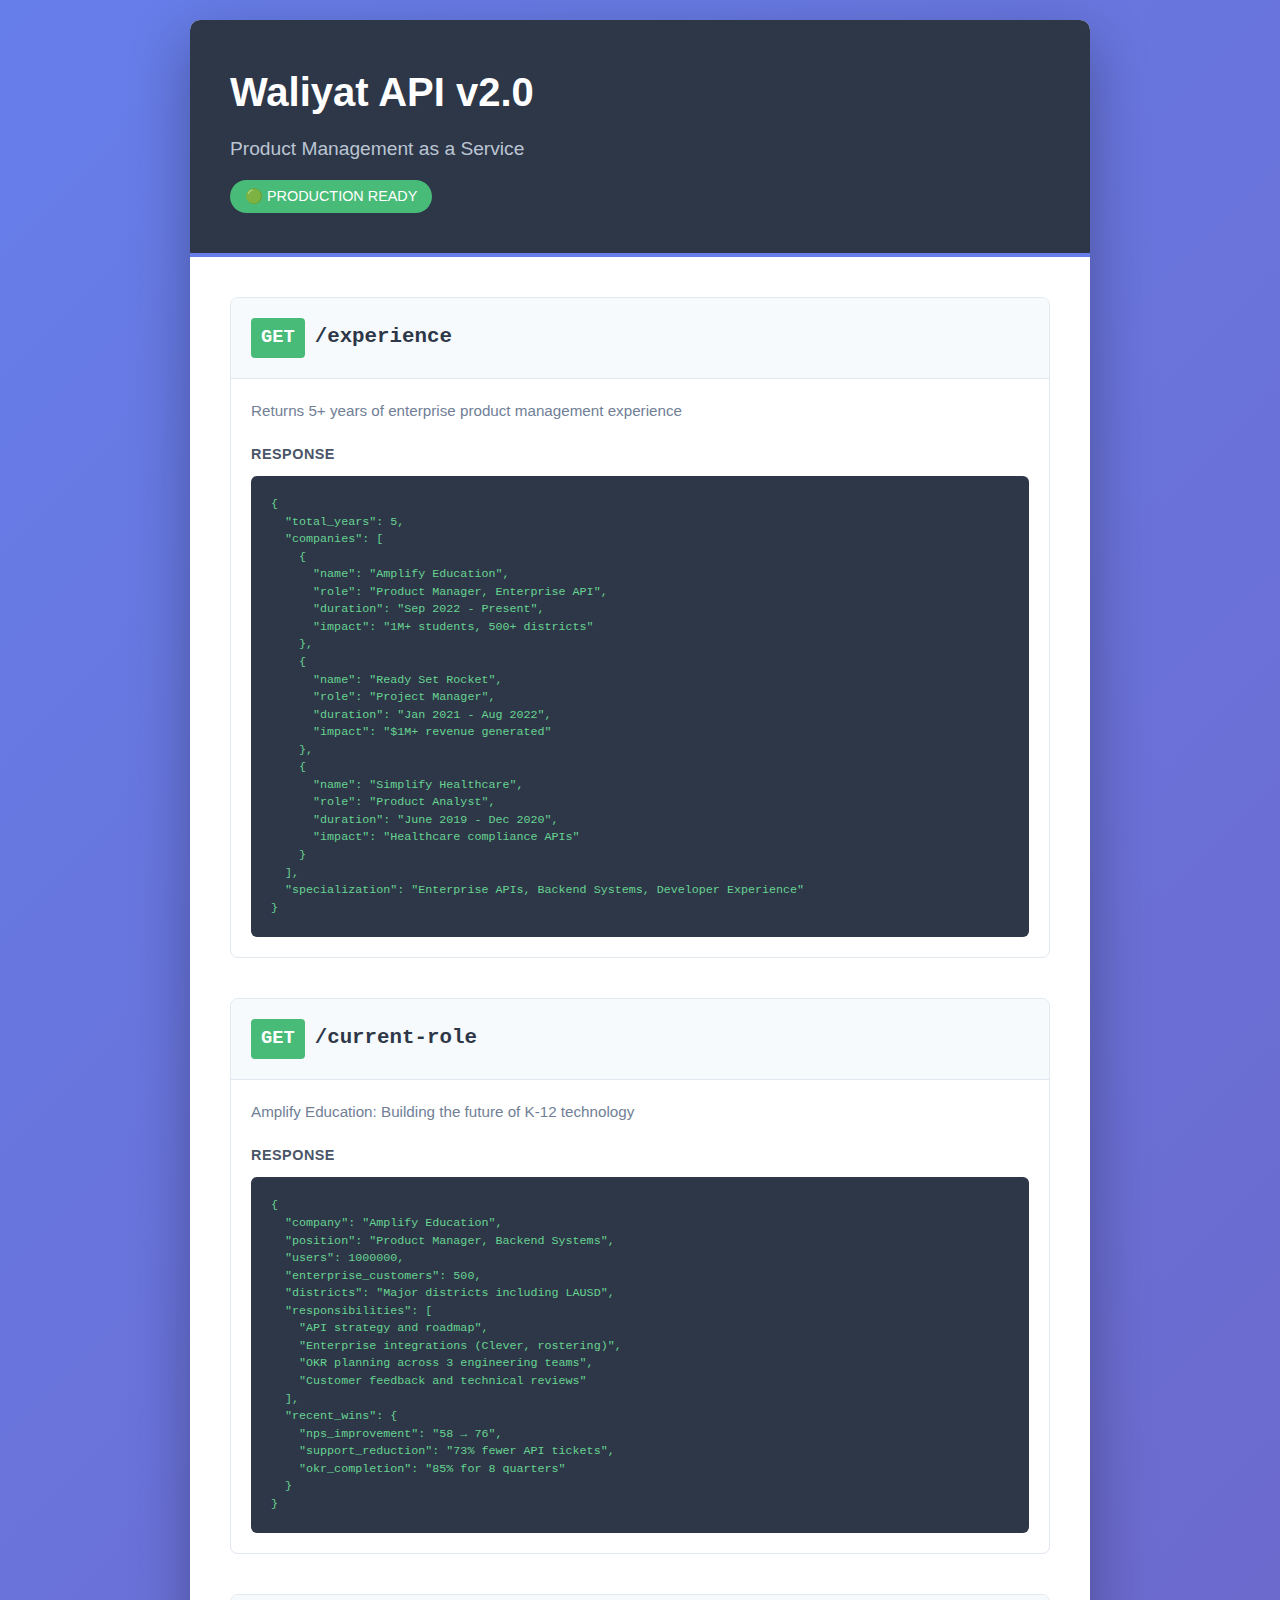
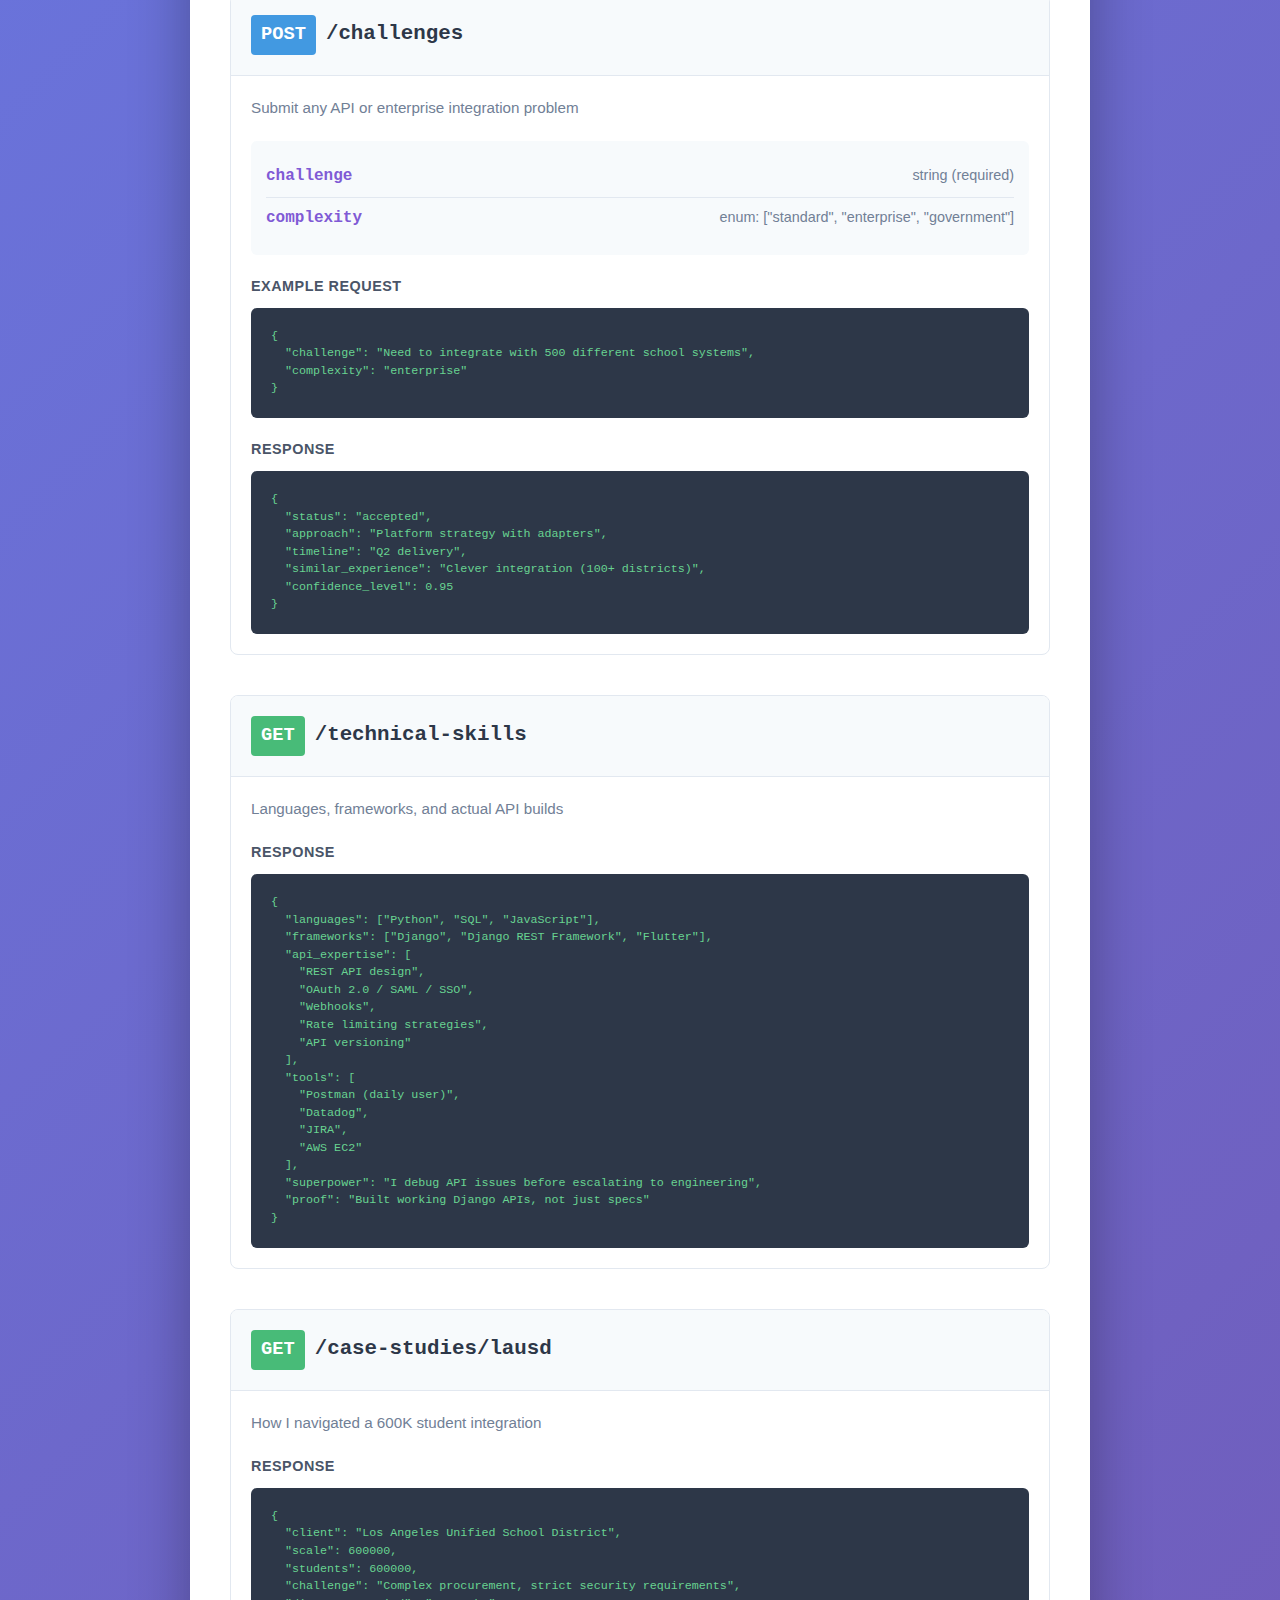
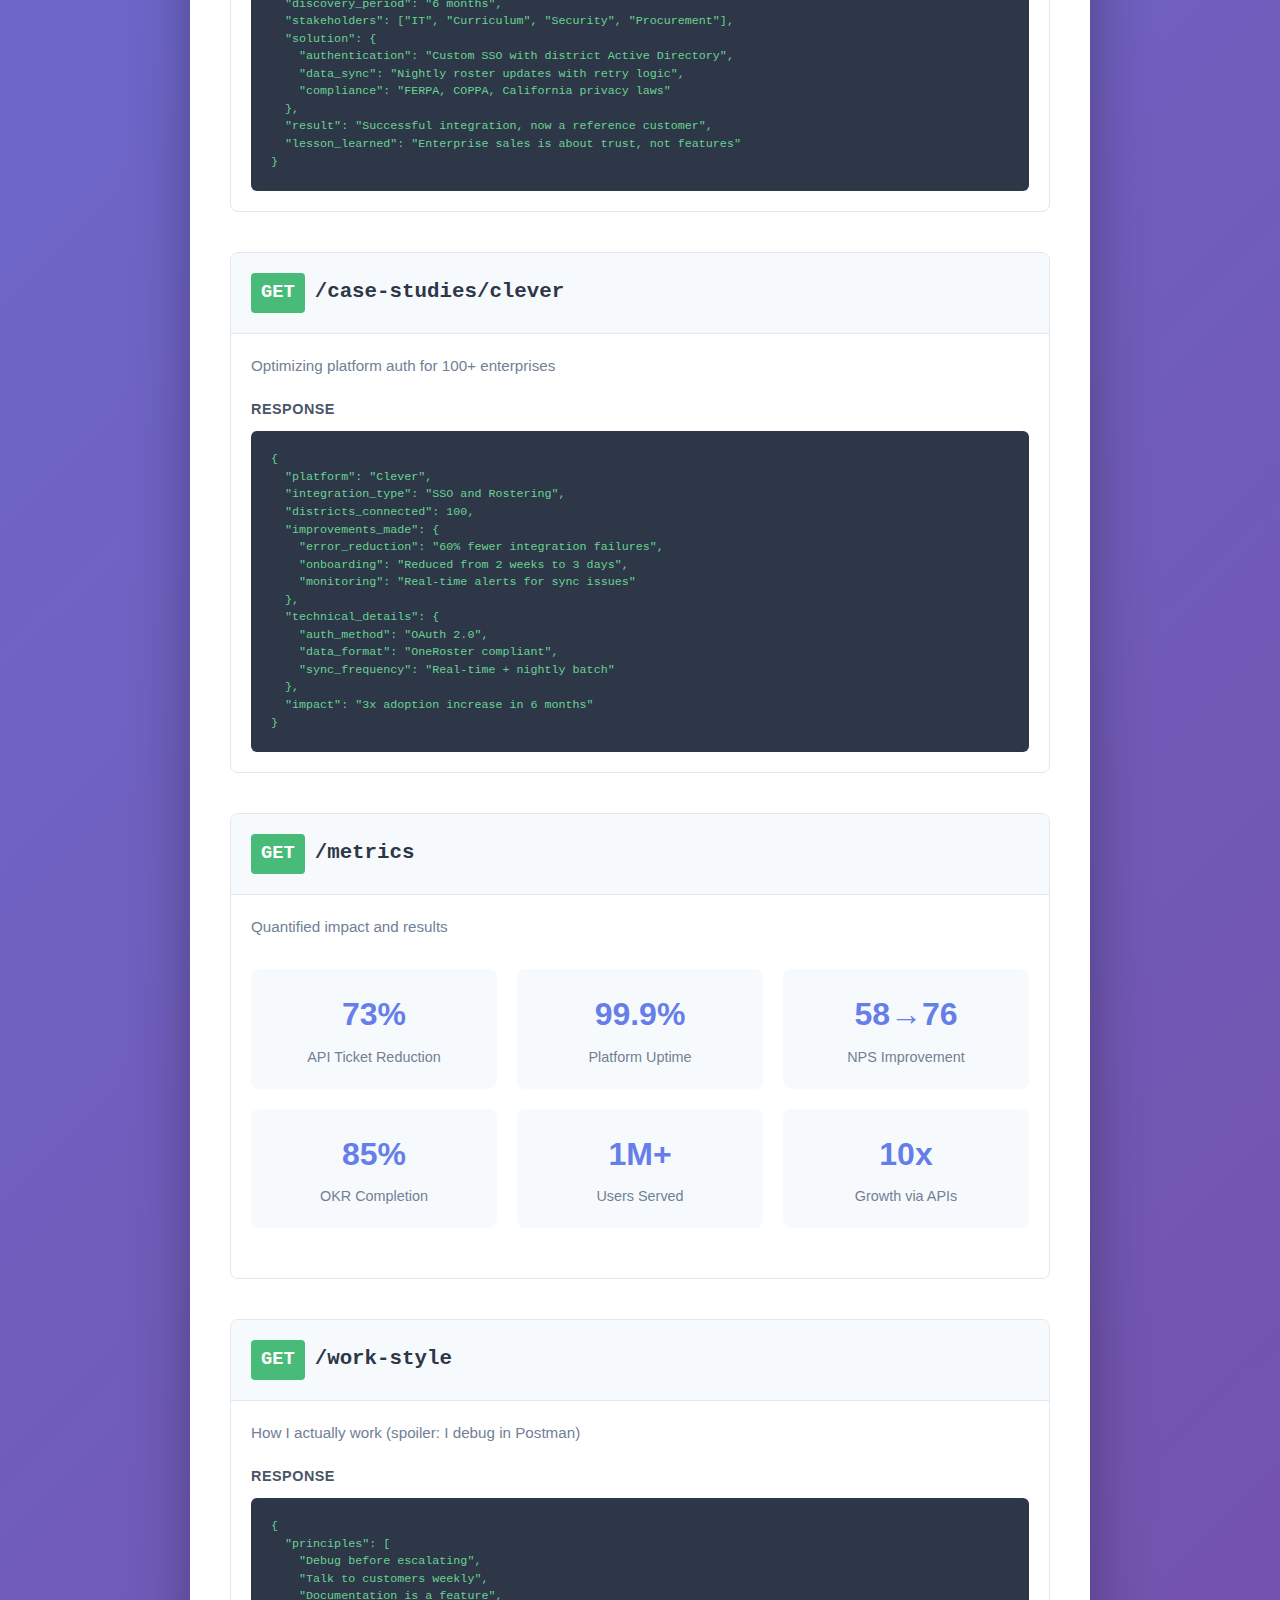
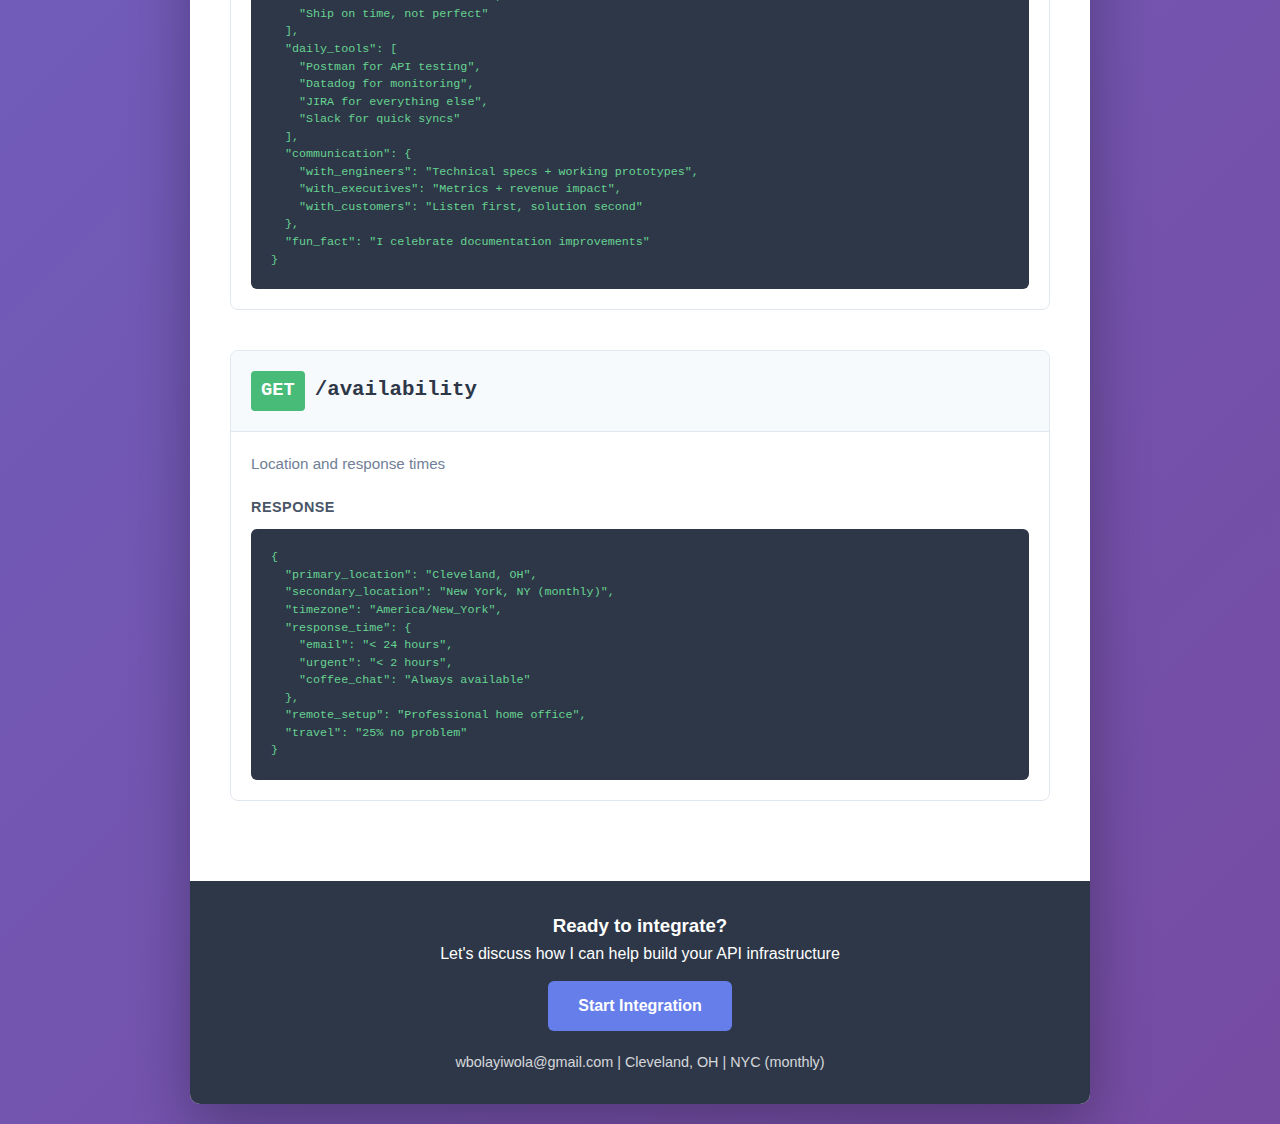
<file: index.html>
<!DOCTYPE html>
<html lang="en">
<head>
    <!-- Google tag (gtag.js) -->
<script async src="https://www.googletagmanager.com/gtag/js?id=G-L22MCLZTJR"></script>
<script>
  window.dataLayer = window.dataLayer || [];
  function gtag(){dataLayer.push(arguments);}
  gtag('js', new Date());

  gtag('config', 'G-L22MCLZTJR');
</script>
    <meta charset="UTF-8">
    <meta name="viewport" content="width=device-width, initial-scale=1.0">
    <title>Waliyat API Documentation</title>
        <link rel="icon" type="image/svg+xml" href="favicon.svg">
        <link rel="stylesheet" href="styles.css">
</head>
<body>
    <div class="container">
        <header>
            <h1>Waliyat API v2.0</h1>
            <p class="subtitle">Product Management as a Service</p>
            <span class="status">🟢 PRODUCTION READY</span>
        </header>

        <div class="content">
            <!-- GET /experience -->
            <div class="endpoint">
                <div class="endpoint-header">
                    <h2><span class="method get">GET</span>/experience</h2>
                </div>
                <div class="endpoint-body">
                    <p class="description">Returns 5+ years of enterprise product management experience</p>
                    <p class="response-label">Response</p>
                    <pre>{
  "total_years": 5,
  "companies": [
    {
      "name": "Amplify Education",
      "role": "Product Manager, Enterprise API",
      "duration": "Sep 2022 - Present",
      "impact": "1M+ students, 500+ districts"
    },
    {
      "name": "Ready Set Rocket",
      "role": "Project Manager",
      "duration": "Jan 2021 - Aug 2022",
      "impact": "$1M+ revenue generated"
    },
    {
      "name": "Simplify Healthcare",
      "role": "Product Analyst",
      "duration": "June 2019 - Dec 2020",
      "impact": "Healthcare compliance APIs"
    }
  ],
  "specialization": "Enterprise APIs, Backend Systems, Developer Experience"
}</pre>
                </div>
            </div>

            <!-- GET /current-role -->
            <div class="endpoint">
                <div class="endpoint-header">
                    <h2><span class="method get">GET</span>/current-role</h2>
                </div>
                <div class="endpoint-body">
                    <p class="description">Amplify Education: Building the future of K-12 technology</p>
                    <p class="response-label">Response</p>
                    <pre>{
  "company": "Amplify Education",
  "position": "Product Manager, Backend Systems",
  "users": 1000000,
  "enterprise_customers": 500,
  "districts": "Major districts including LAUSD",
  "responsibilities": [
    "API strategy and roadmap",
    "Enterprise integrations (Clever, rostering)",
    "OKR planning across 3 engineering teams",
    "Customer feedback and technical reviews"
  ],
  "recent_wins": {
    "nps_improvement": "58 → 76",
    "support_reduction": "73% fewer API tickets",
    "okr_completion": "85% for 8 quarters"
  }
}</pre>
                </div>
            </div>

            <!-- POST /challenges -->
            <div class="endpoint">
                <div class="endpoint-header">
                    <h2><span class="method post">POST</span>/challenges</h2>
                </div>
                <div class="endpoint-body">
                    <p class="description">Submit any API or enterprise integration problem</p>
                    <div class="params">
                        <div class="param">
                            <span class="param-name">challenge</span>
                            <span class="param-type">string (required)</span>
                        </div>
                        <div class="param">
                            <span class="param-name">complexity</span>
                            <span class="param-type">enum: ["standard", "enterprise", "government"]</span>
                        </div>
                    </div>
                    <p class="response-label">Example Request</p>
                    <pre>{
  "challenge": "Need to integrate with 500 different school systems",
  "complexity": "enterprise"
}</pre>
                    <p class="response-label">Response</p>
                    <pre>{
  "status": "accepted",
  "approach": "Platform strategy with adapters",
  "timeline": "Q2 delivery",
  "similar_experience": "Clever integration (100+ districts)",
  "confidence_level": 0.95
}</pre>
                </div>
            </div>

            <!-- GET /technical-skills -->
            <div class="endpoint">
                <div class="endpoint-header">
                    <h2><span class="method get">GET</span>/technical-skills</h2>
                </div>
                <div class="endpoint-body">
                    <p class="description">Languages, frameworks, and actual API builds</p>
                    <p class="response-label">Response</p>
                    <pre>{
  "languages": ["Python", "SQL", "JavaScript"],
  "frameworks": ["Django", "Django REST Framework", "Flutter"],
  "api_expertise": [
    "REST API design",
    "OAuth 2.0 / SAML / SSO",
    "Webhooks",
    "Rate limiting strategies",
    "API versioning"
  ],
  "tools": [
    "Postman (daily user)",
    "Datadog",
    "JIRA",
    "AWS EC2"
  ],
  "superpower": "I debug API issues before escalating to engineering",
  "proof": "Built working Django APIs, not just specs"
}</pre>
                </div>
            </div>

            <!-- GET /case-studies/lausd -->
            <div class="endpoint">
                <div class="endpoint-header">
                    <h2><span class="method get">GET</span>/case-studies/lausd</h2>
                </div>
                <div class="endpoint-body">
                    <p class="description">How I navigated a 600K student integration</p>
                    <p class="response-label">Response</p>
                    <pre>{
  "client": "Los Angeles Unified School District",
  "scale": 600000,
  "students": 600000,
  "challenge": "Complex procurement, strict security requirements",
  "discovery_period": "6 months",
  "stakeholders": ["IT", "Curriculum", "Security", "Procurement"],
  "solution": {
    "authentication": "Custom SSO with district Active Directory",
    "data_sync": "Nightly roster updates with retry logic",
    "compliance": "FERPA, COPPA, California privacy laws"
  },
  "result": "Successful integration, now a reference customer",
  "lesson_learned": "Enterprise sales is about trust, not features"
}</pre>
                </div>
            </div>

            <!-- GET /case-studies/clever -->
            <div class="endpoint">
                <div class="endpoint-header">
                    <h2><span class="method get">GET</span>/case-studies/clever</h2>
                </div>
                <div class="endpoint-body">
                    <p class="description">Optimizing platform auth for 100+ enterprises</p>
                    <p class="response-label">Response</p>
                    <pre>{
  "platform": "Clever",
  "integration_type": "SSO and Rostering",
  "districts_connected": 100,
  "improvements_made": {
    "error_reduction": "60% fewer integration failures",
    "onboarding": "Reduced from 2 weeks to 3 days",
    "monitoring": "Real-time alerts for sync issues"
  },
  "technical_details": {
    "auth_method": "OAuth 2.0",
    "data_format": "OneRoster compliant",
    "sync_frequency": "Real-time + nightly batch"
  },
  "impact": "3x adoption increase in 6 months"
}</pre>
                </div>
            </div>

            <!-- GET /metrics -->
            <div class="endpoint">
                <div class="endpoint-header">
                    <h2><span class="method get">GET</span>/metrics</h2>
                </div>
                <div class="endpoint-body">
                    <p class="description">Quantified impact and results</p>
                    <div class="metrics">
                        <div class="metric">
                            <div class="metric-value">73%</div>
                            <div class="metric-label">API Ticket Reduction</div>
                        </div>
                        <div class="metric">
                            <div class="metric-value">99.9%</div>
                            <div class="metric-label">Platform Uptime</div>
                        </div>
                        <div class="metric">
                            <div class="metric-value">58→76</div>
                            <div class="metric-label">NPS Improvement</div>
                        </div>
                        <div class="metric">
                            <div class="metric-value">85%</div>
                            <div class="metric-label">OKR Completion</div>
                        </div>
                        <div class="metric">
                            <div class="metric-value">1M+</div>
                            <div class="metric-label">Users Served</div>
                        </div>
                        <div class="metric">
                            <div class="metric-value">10x</div>
                            <div class="metric-label">Growth via APIs</div>
                        </div>
                    </div>
                </div>
            </div>

            <!-- GET /work-style -->
            <div class="endpoint">
                <div class="endpoint-header">
                    <h2><span class="method get">GET</span>/work-style</h2>
                </div>
                <div class="endpoint-body">
                    <p class="description">How I actually work (spoiler: I debug in Postman)</p>
                    <p class="response-label">Response</p>
                    <pre>{
  "principles": [
    "Debug before escalating",
    "Talk to customers weekly",
    "Documentation is a feature",
    "Ship on time, not perfect"
  ],
  "daily_tools": [
    "Postman for API testing",
    "Datadog for monitoring",
    "JIRA for everything else",
    "Slack for quick syncs"
  ],
  "communication": {
    "with_engineers": "Technical specs + working prototypes",
    "with_executives": "Metrics + revenue impact",
    "with_customers": "Listen first, solution second"
  },
  "fun_fact": "I celebrate documentation improvements"
}</pre>
                </div>
            </div>

            <!-- GET /availability -->
            <div class="endpoint">
                <div class="endpoint-header">
                    <h2><span class="method get">GET</span>/availability</h2>
                </div>
                <div class="endpoint-body">
                    <p class="description">Location and response times</p>
                    <p class="response-label">Response</p>
                    <pre>{
  "primary_location": "Cleveland, OH",
  "secondary_location": "New York, NY (monthly)",
  "timezone": "America/New_York",
  "response_time": {
    "email": "< 24 hours",
    "urgent": "< 2 hours",
    "coffee_chat": "Always available"
  },
  "remote_setup": "Professional home office",
  "travel": "25% no problem"
}</pre>
                </div>
            </div>
        </div>

        <footer>
            <h3>Ready to integrate?</h3>
            <p>Let's discuss how I can help build your API infrastructure</p>
            <a href="mailto:wbolayiwola@gmail.com" class="contact-button">Start Integration</a>
            <p style="margin-top: 20px; opacity: 0.8; font-size: 0.9em;">
                wbolayiwola@gmail.com | Cleveland, OH | NYC (monthly)
            </p>
        </footer>
    </div>
</body>
</html>
</file>
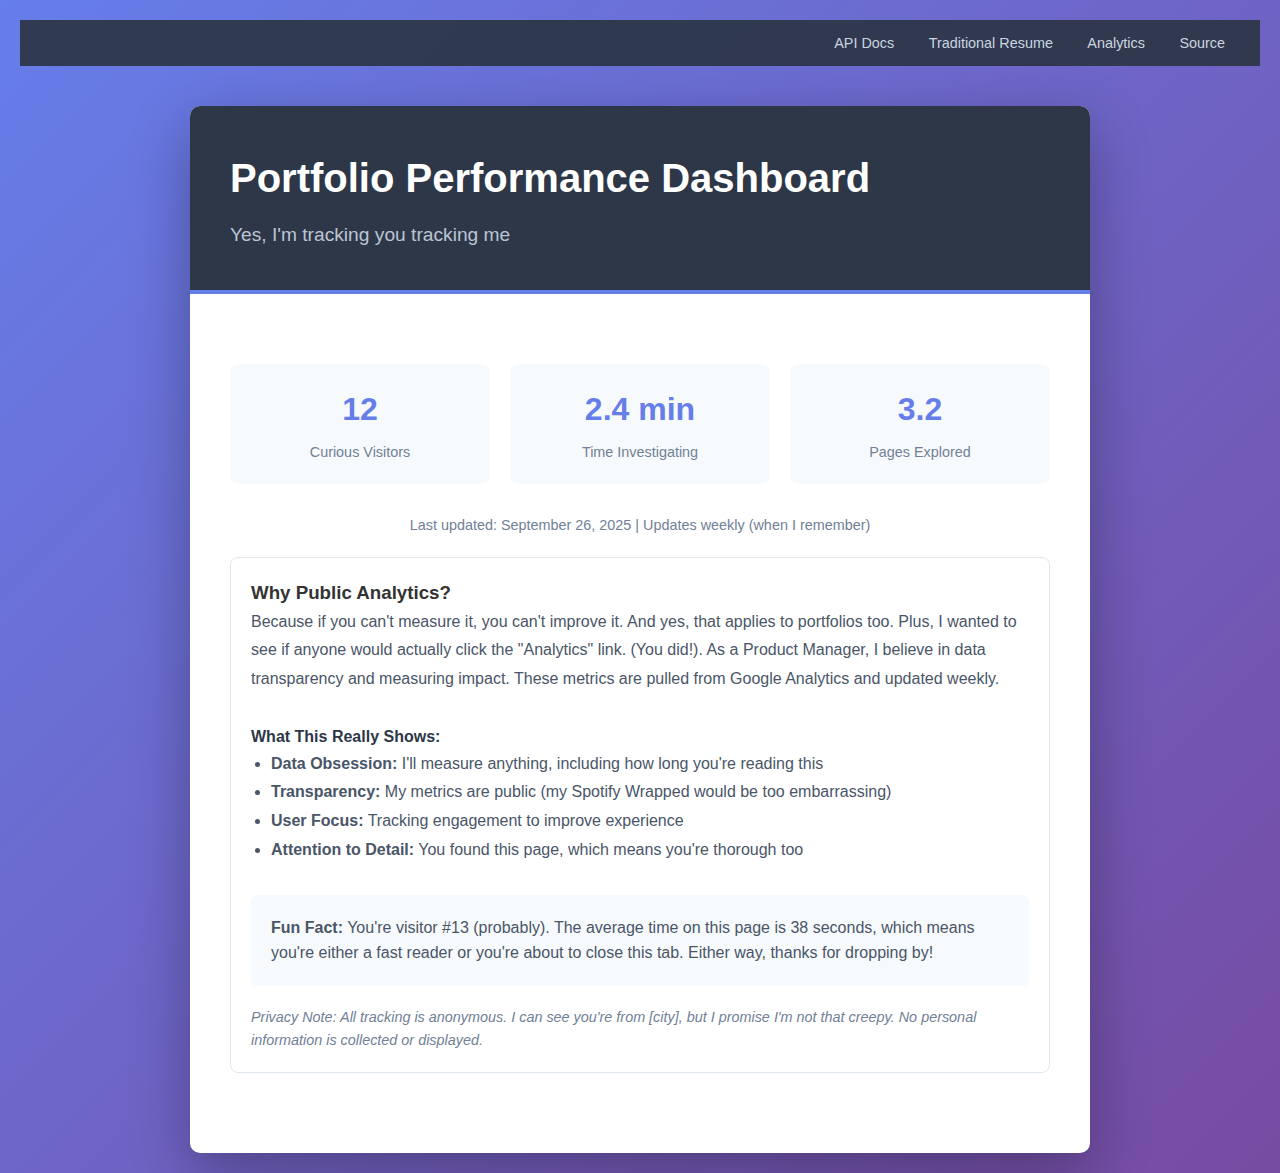
<file: analytics.html>
<!DOCTYPE html>
<html>
<head>
    <title>Portfolio Analytics - Waliyat API</title>
    <link rel="icon" type="image/svg+xml" href="favicon.svg">
    <link rel="stylesheet" href="styles.css">
</head>
<body>
<nav style="text-align: right; padding: 10px 20px; background: rgba(45, 55, 72, 0.95); margin-bottom: 40px;">
        <a href="index.html" style="color: #cbd5e0; text-decoration: none; margin: 0 15px; font-size: 0.9em;">API Docs</a>
        <a href="resume.html" style="color: #cbd5e0; text-decoration: none; margin: 0 15px; font-size: 0.9em;">Traditional Resume</a>
        <a href="analytics.html" style="color: #cbd5e0; text-decoration: none; margin: 0 15px; font-size: 0.9em;">Analytics</a>
        <a href="https://github.com/waliyat/meet-waliyat-api" style="color: #cbd5e0; text-decoration: none; margin: 0 15px; font-size: 0.9em;">Source</a>
    </nav>
    
    <div class="container">
        <header>
            <h1>Portfolio Performance Dashboard</h1>
            <p class="subtitle">Yes, I'm tracking you tracking me</p>
        </header>
        
        <div class="content">
            <!-- Manual Metrics -->
            <div class="metrics">
                <div class="metric">
                    <div class="metric-value">12</div>
                    <div class="metric-label">Curious Visitors</div>
                </div>
                <div class="metric">
                    <div class="metric-value">2.4 min</div>
                    <div class="metric-label">Time Investigating</div>
                </div>
                <div class="metric">
                    <div class="metric-value">3.2</div>
                    <div class="metric-label">Pages Explored</div>
                </div>
            </div>

            <p style="text-align: center; margin: 20px 0; color: #718096; font-size: 0.9em;">
                Last updated: September 26, 2025 | Updates weekly (when I remember)
            </p>

            <div class="endpoint">
                <div class="endpoint-body">
                    <h3>Why Public Analytics?</h3>
                    <p style="line-height: 1.8; color: #4a5568;">
                        Because if you can't measure it, you can't improve it. And yes, that applies to portfolios too.
                        Plus, I wanted to see if anyone would actually click the "Analytics" link. (You did!). 
                        
                        As a Product Manager, I believe in data transparency and measuring impact. 
                        These metrics are pulled from Google Analytics and updated weekly.
                    </p>
                    
                    <h4 style="margin-top: 30px; color: #2d3748;">What This Really Shows:</h4>
                    <ul style="line-height: 1.8; color: #4a5568; padding-left: 20px;">
                        <li><strong>Data Obsession:</strong> I'll measure anything, including how long you're reading this</li>
                        <li><strong>Transparency:</strong> My metrics are public (my Spotify Wrapped would be too embarrassing)</li>
                        <li><strong>User Focus:</strong> Tracking engagement to improve experience</li>
                        <li><strong>Attention to Detail:</strong> You found this page, which means you're thorough too</li>
                    </ul>
                    
                    <p style="margin-top: 30px; padding: 20px; background: #f7fafc; border-radius: 6px; color: #4a5568;">
                        <strong>Fun Fact:</strong> You're visitor #13 (probably). The average time on this page is 38 seconds, 
                        which means you're either a fast reader or you're about to close this tab. Either way, thanks for dropping by!
                    </p>

                    <p style="margin-top: 20px; color: #718096; font-size: 0.9em;">
                        <em>Privacy Note: All tracking is anonymous. I can see you're from [city], but I promise I'm not that creepy. No personal information is collected or displayed.</em>
                    </p>
                </div>
            </div>
        </div>
    </div>
</body>
</html>
</file>
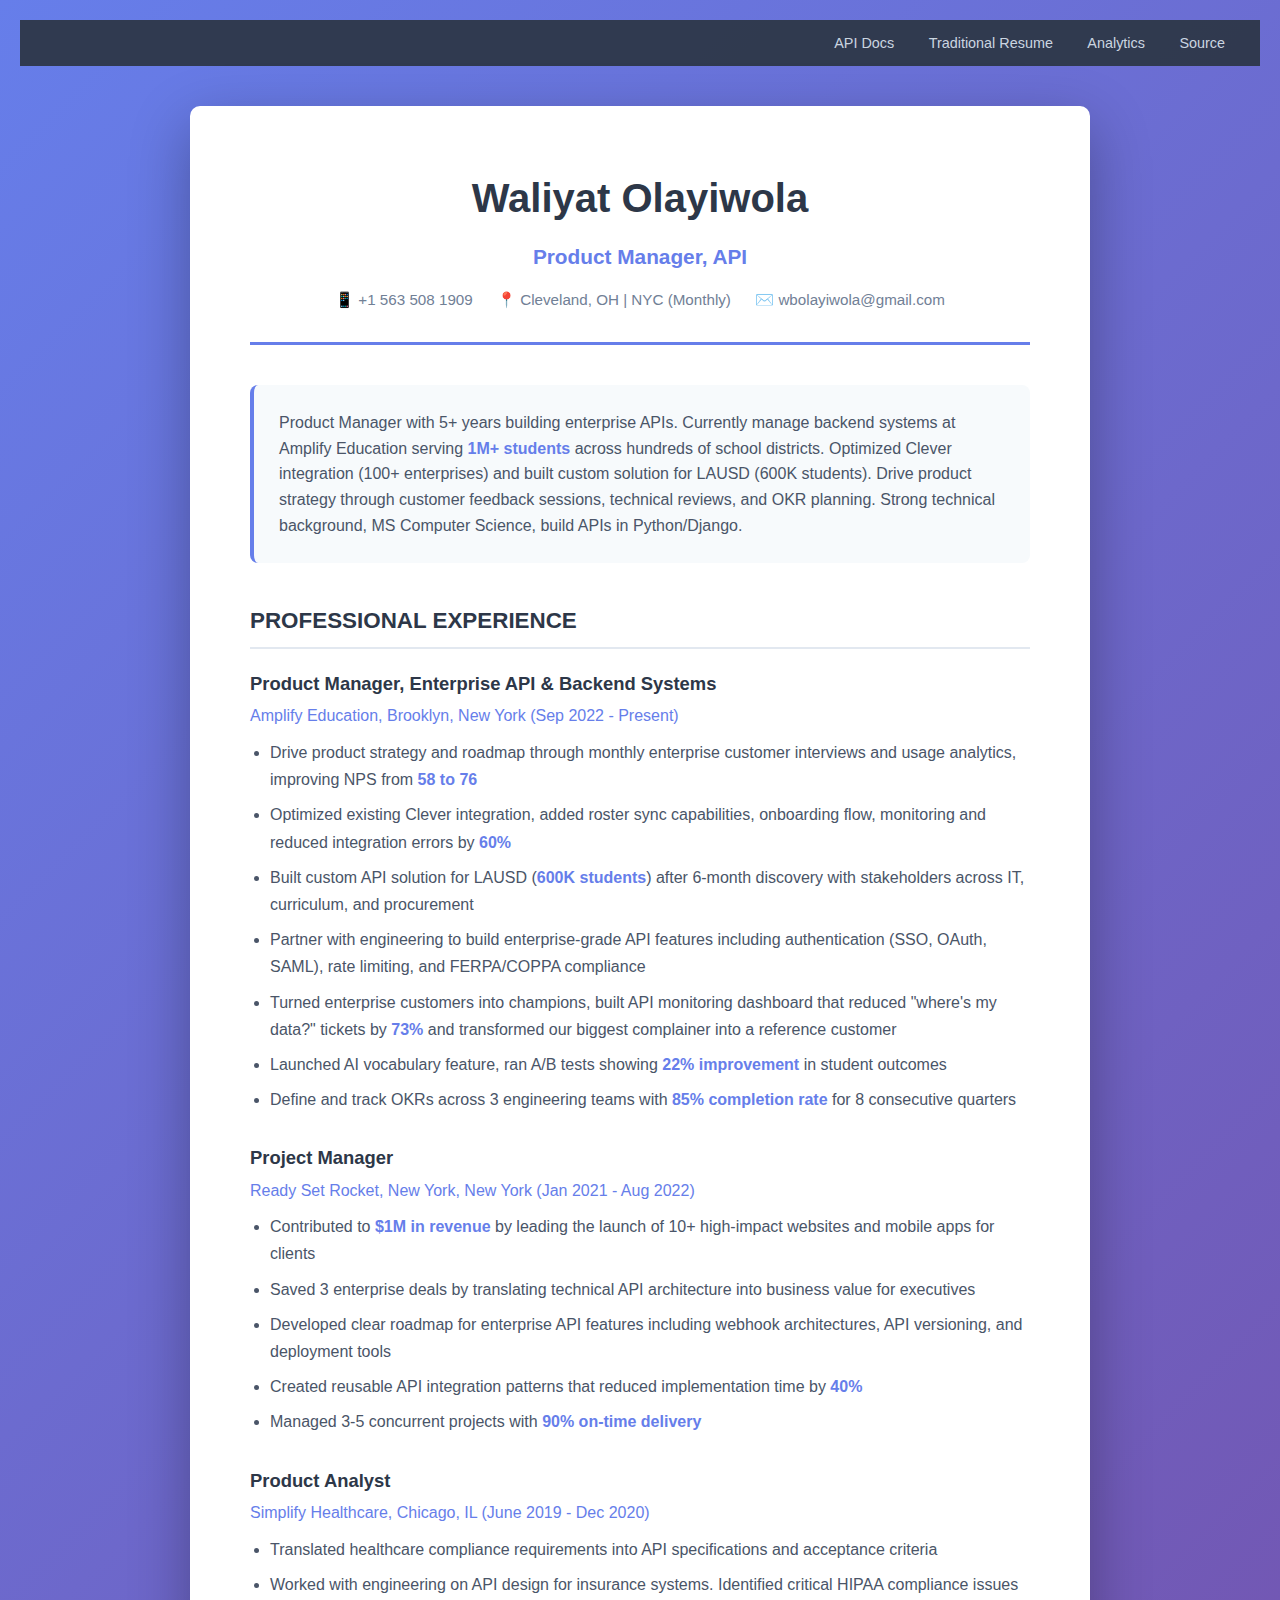
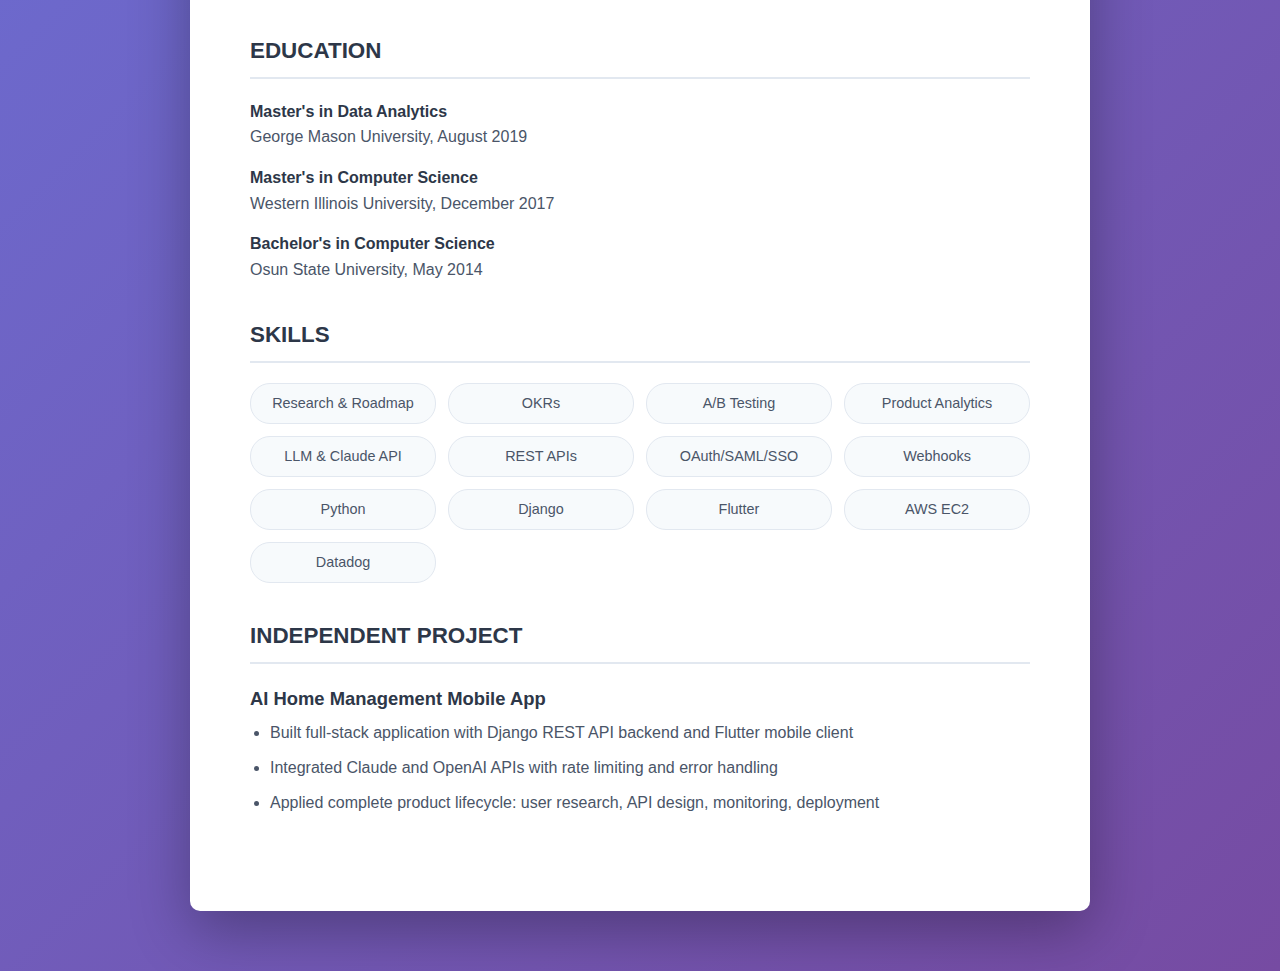
<file: resume.html>
<!DOCTYPE html>
<html>
<head>
    <title>Waliyat Olayiwola - Resume</title>
    <link rel="stylesheet" href="styles.css">
    <style>
        /* Additional styles specific to resume */
        .resume-container {
            max-width: 900px;
            margin: 40px auto;
            background: white;
            border-radius: 10px;
            box-shadow: 0 20px 60px rgba(0,0,0,0.3);
            padding: 60px;
            line-height: 1.6;
        }
        
        .resume-header {
            text-align: center;
            margin-bottom: 40px;
            padding-bottom: 30px;
            border-bottom: 3px solid #667eea;
        }
        
        .resume-header h1 {
            color: #2d3748;
            font-size: 2.5em;
            margin-bottom: 10px;
        }
        
        .resume-subtitle {
            color: #667eea;
            font-size: 1.3em;
            margin-bottom: 15px;
            font-weight: 600;
        }
        
        .contact-info {
            color: #718096;
            font-size: 0.95em;
        }
        
        .contact-info span {
            margin: 0 10px;
        }
        
        .resume-summary {
            background: #f7fafc;
            padding: 25px;
            border-radius: 8px;
            margin-bottom: 40px;
            color: #4a5568;
            border-left: 4px solid #667eea;
        }
        
        .section {
            margin-bottom: 35px;
        }
        
        .section-title {
            color: #2d3748;
            font-size: 1.4em;
            font-weight: 700;
            margin-bottom: 20px;
            padding-bottom: 8px;
            border-bottom: 2px solid #e2e8f0;
        }
        
        .job {
            margin-bottom: 30px;
        }
        
        .job-title {
            color: #2d3748;
            font-size: 1.15em;
            font-weight: 600;
            margin-bottom: 5px;
        }
        
        .company {
            color: #667eea;
            font-weight: 500;
            margin-bottom: 10px;
        }
        
        .job ul {
            padding-left: 20px;
            color: #4a5568;
        }
        
        .job li {
            margin-bottom: 8px;
            line-height: 1.7;
        }
        
        .education-item {
            margin-bottom: 15px;
            color: #4a5568;
        }
        
        .degree {
            font-weight: 600;
            color: #2d3748;
        }
        
        .skills-grid {
            display: grid;
            grid-template-columns: repeat(auto-fill, minmax(150px, 1fr));
            gap: 12px;
        }
        
        .skill {
            background: #f7fafc;
            padding: 8px 15px;
            border-radius: 20px;
            text-align: center;
            color: #4a5568;
            font-size: 0.9em;
            border: 1px solid #e2e8f0;
            transition: all 0.3s ease;
        }
        
        .skill:hover {
            background: #667eea;
            color: white;
            transform: translateY(-2px);
        }
        
        .highlight {
            color: #667eea;
            font-weight: 600;
        }
        
        @media print {
            body {
                background: white;
            }
            .resume-container {
                box-shadow: none;
                margin: 0;
                padding: 40px;
            }
            nav {
                display: none;
            }
        }
    </style>
</head>
<body>
    <nav style="text-align: right; padding: 10px 20px; background: rgba(45, 55, 72, 0.95);">
        <a href="index.html" style="color: #cbd5e0; text-decoration: none; margin: 0 15px; font-size: 0.9em;">API Docs</a>
        <a href="resume.html" style="color: #cbd5e0; text-decoration: none; margin: 0 15px; font-size: 0.9em;">Traditional Resume</a>
        <a href="analytics.html" style="color: #cbd5e0; text-decoration: none; margin: 0 15px; font-size: 0.9em;">Analytics</a>
        <a href="https://github.com/waliyat/meet-waliyat-api" style="color: #cbd5e0; text-decoration: none; margin: 0 15px; font-size: 0.9em;">Source</a>
    </nav>

    <div class="resume-container">
        <div class="resume-header">
            <h1>Waliyat Olayiwola</h1>
            <div class="resume-subtitle">Product Manager, API</div>
            <div class="contact-info">
                <span>📱 +1 563 508 1909</span>
                <span>📍 Cleveland, OH | NYC (Monthly)</span>
                <span>✉️ wbolayiwola@gmail.com</span>
            </div>
        </div>

        <div class="resume-summary">
            Product Manager with 5+ years building enterprise APIs. Currently manage backend systems at Amplify Education serving <span class="highlight">1M+ students</span> across hundreds of school districts. Optimized Clever integration (100+ enterprises) and built custom solution for LAUSD (600K students). Drive product strategy through customer feedback sessions, technical reviews, and OKR planning. Strong technical background, MS Computer Science, build APIs in Python/Django.
        </div>

        <div class="section">
            <h2 class="section-title">PROFESSIONAL EXPERIENCE</h2>
            
            <div class="job">
                <div class="job-title">Product Manager, Enterprise API & Backend Systems</div>
                <div class="company">Amplify Education, Brooklyn, New York (Sep 2022 - Present)</div>
                <ul>
                    <li>Drive product strategy and roadmap through monthly enterprise customer interviews and usage analytics, improving NPS from <span class="highlight">58 to 76</span></li>
                    <li>Optimized existing Clever integration, added roster sync capabilities, onboarding flow, monitoring and reduced integration errors by <span class="highlight">60%</span></li>
                    <li>Built custom API solution for LAUSD (<span class="highlight">600K students</span>) after 6-month discovery with stakeholders across IT, curriculum, and procurement</li>
                    <li>Partner with engineering to build enterprise-grade API features including authentication (SSO, OAuth, SAML), rate limiting, and FERPA/COPPA compliance</li>
                    <li>Turned enterprise customers into champions, built API monitoring dashboard that reduced "where's my data?" tickets by <span class="highlight">73%</span> and transformed our biggest complainer into a reference customer</li>
                    <li>Launched AI vocabulary feature, ran A/B tests showing <span class="highlight">22% improvement</span> in student outcomes</li>
                    <li>Define and track OKRs across 3 engineering teams with <span class="highlight">85% completion rate</span> for 8 consecutive quarters</li>
                </ul>
            </div>

            <div class="job">
                <div class="job-title">Project Manager</div>
                <div class="company">Ready Set Rocket, New York, New York (Jan 2021 - Aug 2022)</div>
                <ul>
                    <li>Contributed to <span class="highlight">$1M in revenue</span> by leading the launch of 10+ high-impact websites and mobile apps for clients</li>
                    <li>Saved 3 enterprise deals by translating technical API architecture into business value for executives</li>
                    <li>Developed clear roadmap for enterprise API features including webhook architectures, API versioning, and deployment tools</li>
                    <li>Created reusable API integration patterns that reduced implementation time by <span class="highlight">40%</span></li>
                    <li>Managed 3-5 concurrent projects with <span class="highlight">90% on-time delivery</span></li>
                </ul>
            </div>

            <div class="job">
                <div class="job-title">Product Analyst</div>
                <div class="company">Simplify Healthcare, Chicago, IL (June 2019 - Dec 2020)</div>
                <ul>
                    <li>Translated healthcare compliance requirements into API specifications and acceptance criteria</li>
                    <li>Worked with engineering on API design for insurance systems. Identified critical HIPAA compliance issues</li>
                </ul>
            </div>
        </div>

        <div class="section">
            <h2 class="section-title">EDUCATION</h2>
            <div class="education-item">
                <span class="degree">Master's in Data Analytics</span><br>
                George Mason University, August 2019
            </div>
            <div class="education-item">
                <span class="degree">Master's in Computer Science</span><br>
                Western Illinois University, December 2017
            </div>
            <div class="education-item">
                <span class="degree">Bachelor's in Computer Science</span><br>
                Osun State University, May 2014
            </div>
        </div>

        <div class="section">
            <h2 class="section-title">SKILLS</h2>
            <div class="skills-grid">
                <div class="skill">Research & Roadmap</div>
                <div class="skill">OKRs</div>
                <div class="skill">A/B Testing</div>
                <div class="skill">Product Analytics</div>
                <div class="skill">LLM & Claude API</div>
                <div class="skill">REST APIs</div>
                <div class="skill">OAuth/SAML/SSO</div>
                <div class="skill">Webhooks</div>
                <div class="skill">Python</div>
                <div class="skill">Django</div>
                <div class="skill">Flutter</div>
                <div class="skill">AWS EC2</div>
                <div class="skill">Datadog</div>
            </div>
        </div>

        <div class="section">
            <h2 class="section-title">INDEPENDENT PROJECT</h2>
            <div class="job">
                <div class="job-title">AI Home Management Mobile App</div>
                <ul>
                    <li>Built full-stack application with Django REST API backend and Flutter mobile client</li>
                    <li>Integrated Claude and OpenAI APIs with rate limiting and error handling</li>
                    <li>Applied complete product lifecycle: user research, API design, monitoring, deployment</li>
                </ul>
            </div>
        </div>
    </div>
</body>
</html>
</file>
<file: styles.css>
* {
    margin: 0;
    padding: 0;
    box-sizing: border-box;
}

body {
    font-family: -apple-system, BlinkMacSystemFont, 'Segoe UI', Roboto, 'Helvetica Neue', Arial, sans-serif;
    line-height: 1.6;
    color: #333;
    background: linear-gradient(135deg, #667eea 0%, #764ba2 100%);
    min-height: 100vh;
    padding: 20px;
}

.container {
    max-width: 900px;
    margin: 0 auto;
    background: white;
    border-radius: 10px;
    box-shadow: 0 20px 60px rgba(0,0,0,0.3);
    overflow: hidden;
}

header {
    background: #2d3748;
    color: white;
    padding: 40px;
    border-bottom: 4px solid #667eea;
}

h1 {
    font-size: 2.5em;
    margin-bottom: 10px;
    font-weight: 700;
}

.subtitle {
    font-size: 1.2em;
    opacity: 0.9;
    color: #cbd5e0;
}

.status {
    display: inline-block;
    background: #48bb78;
    color: white;
    padding: 5px 15px;
    border-radius: 20px;
    font-size: 0.9em;
    margin-top: 15px;
}

.content {
    padding: 40px;
}

.endpoint {
    margin-bottom: 40px;
    border: 1px solid #e2e8f0;
    border-radius: 8px;
    overflow: hidden;
}

.endpoint-header {
    background: #f7fafc;
    padding: 20px;
    border-bottom: 1px solid #e2e8f0;
}

.endpoint h2 {
    font-size: 1.3em;
    font-family: 'Courier New', monospace;
    color: #2d3748;
}

.method {
    display: inline-block;
    padding: 5px 10px;
    border-radius: 4px;
    font-size: 0.9em;
    font-weight: bold;
    margin-right: 10px;
}

.method.get { background: #48bb78; color: white; }
.method.post { background: #4299e1; color: white; }
.method.put { background: #ed8936; color: white; }

.endpoint-body {
    padding: 20px;
}

.description {
    color: #718096;
    margin-bottom: 20px;
    font-size: 0.95em;
}

pre {
    background: #2d3748;
    color: #68d391;
    padding: 20px;
    border-radius: 6px;
    overflow-x: auto;
    font-size: 0.9em;
    line-height: 1.5;
}

.response-label {
    font-weight: bold;
    color: #4a5568;
    margin: 20px 0 10px;
    font-size: 0.9em;
    text-transform: uppercase;
    letter-spacing: 0.5px;
}

.params {
    background: #f7fafc;
    padding: 15px;
    border-radius: 6px;
    margin: 15px 0;
}

.param {
    display: flex;
    justify-content: space-between;
    padding: 8px 0;
    border-bottom: 1px solid #e2e8f0;
}

.param:last-child {
    border-bottom: none;
}

.param-name {
    font-family: 'Courier New', monospace;
    color: #805ad5;
    font-weight: bold;
}

.param-type {
    color: #718096;
    font-size: 0.9em;
}

.metrics {
    display: grid;
    grid-template-columns: repeat(auto-fit, minmax(200px, 1fr));
    gap: 20px;
    margin: 30px 0;
}

.metric {
    background: #f7fafc;
    padding: 20px;
    border-radius: 8px;
    text-align: center;
}

.metric-value {
    font-size: 2em;
    font-weight: bold;
    color: #667eea;
}

.metric-label {
    color: #718096;
    font-size: 0.9em;
    margin-top: 5px;
}

footer {
    background: #2d3748;
    color: white;
    padding: 30px 40px;
    text-align: center;
}

.contact-button {
    display: inline-block;
    background: #667eea;
    color: white;
    padding: 12px 30px;
    border-radius: 6px;
    text-decoration: none;
    font-weight: bold;
    margin-top: 15px;
    transition: background 0.3s;
}

.contact-button:hover {
    background: #5a67d8;
}

/* Mobile responsiveness */
@media (max-width: 600px) {
    header, .content, footer {
        padding: 20px;
    }
    
    h1 {
        font-size: 1.8em;
    }
    
    .metrics {
        grid-template-columns: 1fr;
    }
}
</file>
